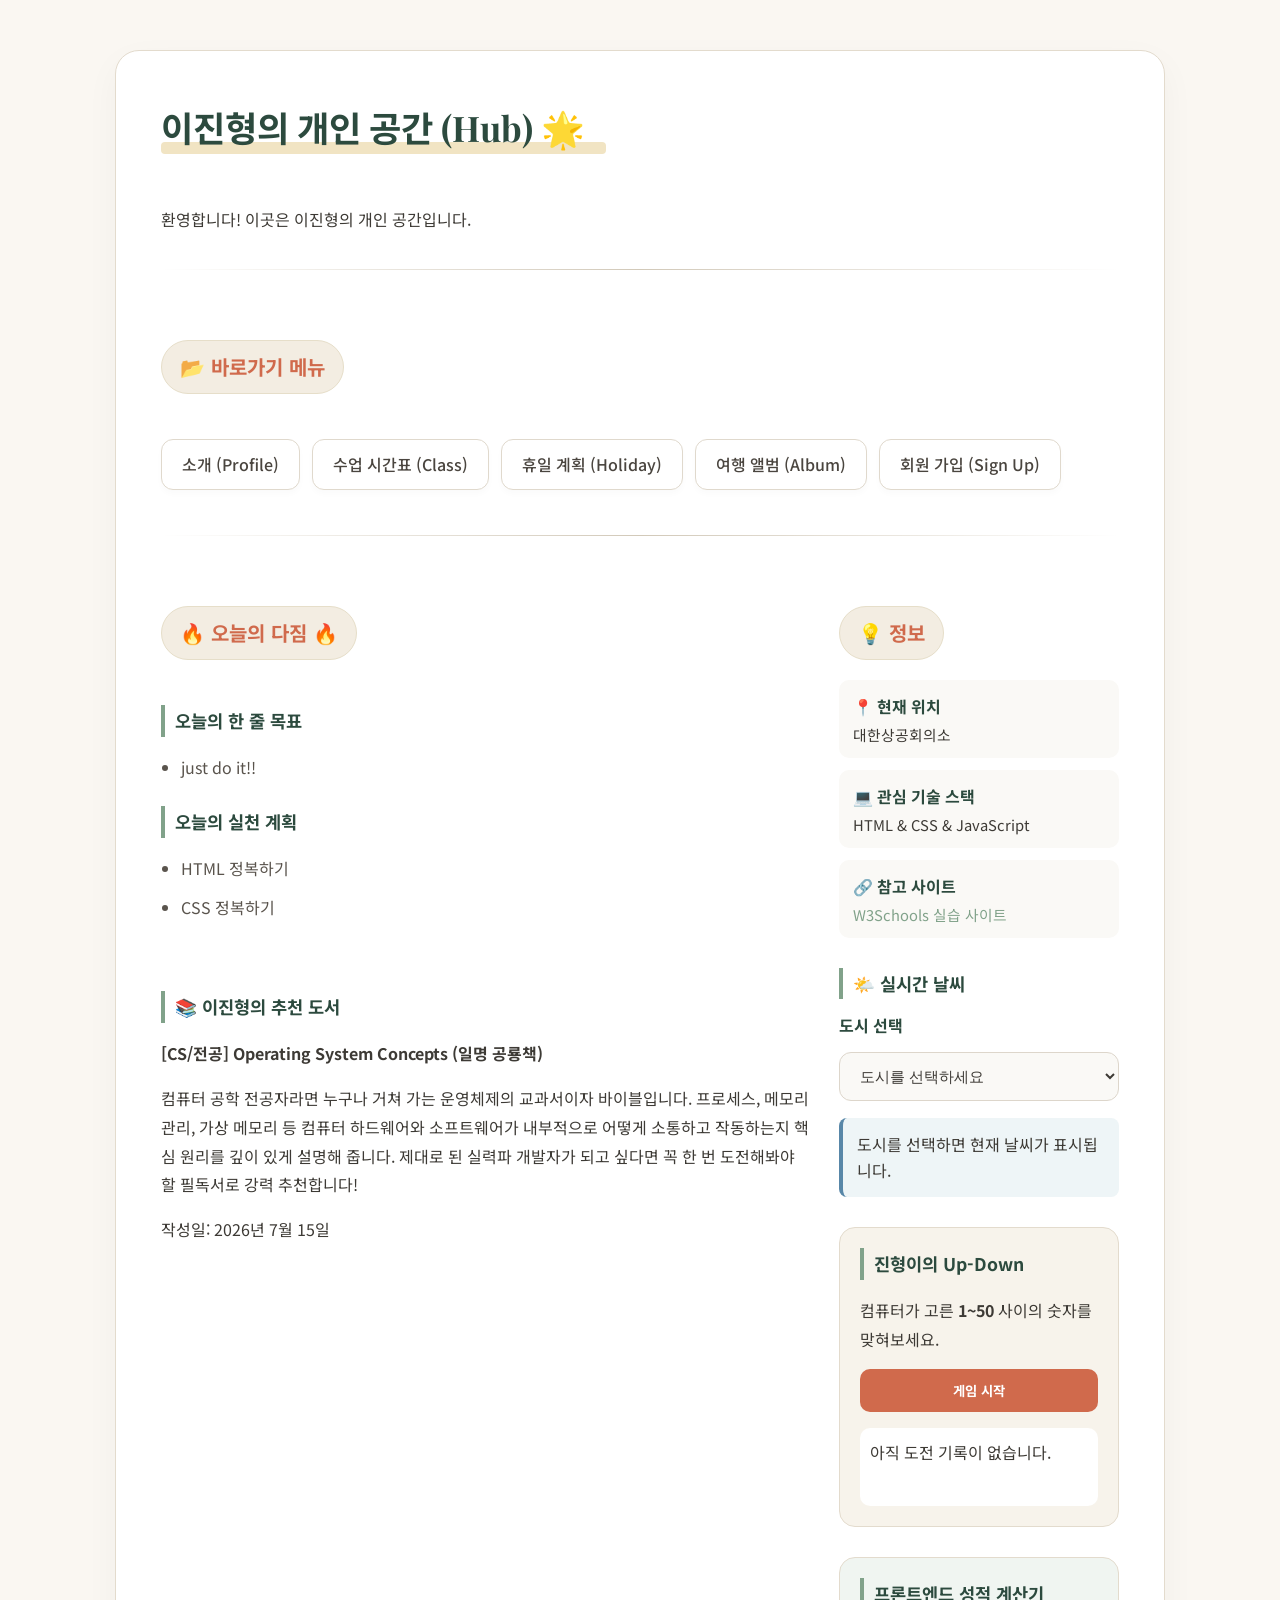
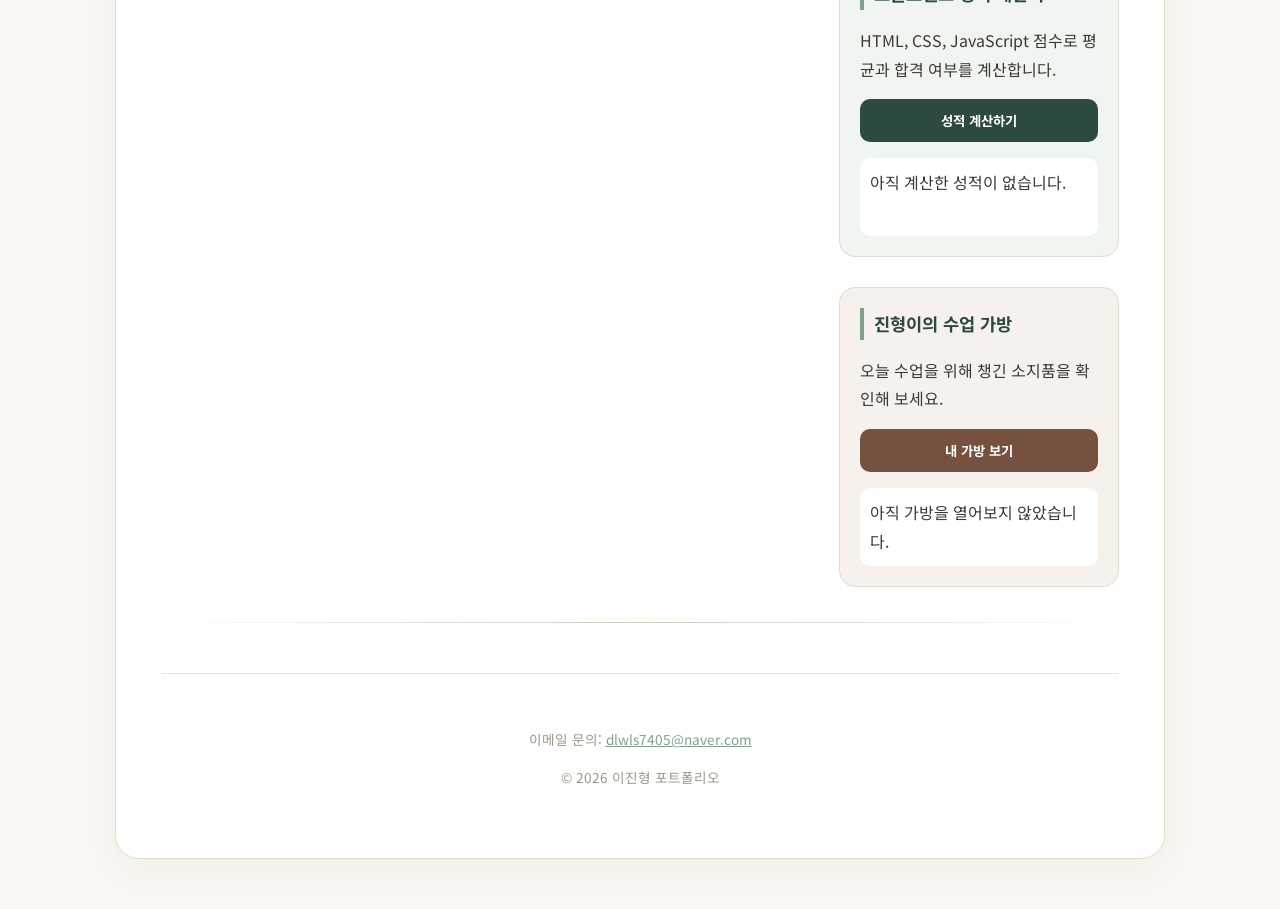
<file: html/index.html>
<!DOCTYPE html>
<html lang="ko">

<head>
    <meta charset="UTF-8">
    <meta name="viewport" content="width=device-width, initial-scale=1.0">
    <title>이진형의 Hub</title>
    <link rel="stylesheet" href="../css/style.css">
    <script src="../script/upDown.js" defer></script>
    <script src="../script/grade.js" defer></script>
    <script src="../script/bag.js" defer></script>
    <script type="module" src="../script/realtimeInfo.js"></script>
</head>

<body>
    <div class="container">
        <header>
            <h1>이진형의 개인 공간 (Hub) 🌟</h1>
            <p>환영합니다! 이곳은 이진형의 개인 공간입니다.</p>
        </header>

        <hr>

        <nav>
            <h2>📂 바로가기 메뉴</h2>
            <ul>
                <li><a href="myProfile.html">소개 (Profile)</a></li>
                <li><a href="myClass.html">수업 시간표 (Class)</a></li>
                <li><a href="myHoliday.html">휴일 계획 (Holiday)</a></li>
                <li><a href="myTrip.html">여행 앨범 (Album)</a></li>
                <li><a href="signUp.html">회원 가입 (Sign Up)</a></li>
            </ul>
        </nav>

        <hr>

        <div class="content-layout">
            <main>
                <h2>🔥 오늘의 다짐 🔥</h2>

            <h3>오늘의 한 줄 목표</h3>
            <ul>
                <li>just do it!!</li>
            </ul>
            <h3>오늘의 실천 계획</h3>
            <ul>
                <li>HTML 정복하기</li>
                <li>CSS 정복하기</li>
            </ul>
            <br>

            <h3>📚 이진형의 추천 도서</h3>
            <p><strong>[CS/전공] Operating System Concepts (일명 공룡책)</strong></p>
            <p>컴퓨터 공학 전공자라면 누구나 거쳐 가는 운영체제의 교과서이자 바이블입니다. 프로세스, 메모리 관리, 가상 메모리 등 컴퓨터 하드웨어와 소프트웨어가 내부적으로 어떻게 소통하고 작동하는지 핵심
                원리를 깊이 있게 설명해 줍니다. 제대로 된 실력파 개발자가 되고 싶다면 꼭 한 번 도전해봐야 할 필독서로 강력 추천합니다!</p>
            <p>작성일: 2026년 7월 15일</p>


            <br>

            </main>

            <aside>
                <h2>💡 정보</h2>
                <div class="info-list">
                    <p class="info-item">
                        <strong>📍 현재 위치</strong>
                        <span>대한상공회의소</span>
                    </p>
                    <p class="info-item">
                        <strong>💻 관심 기술 스택</strong>
                        <span>HTML & CSS & JavaScript</span>
                    </p>
                    <p class="info-item">
                        <strong>🔗 참고 사이트</strong>
                        <a href="https://www.w3schools.com/" target="_blank">W3Schools 실습 사이트</a>
                    </p>
                </div>

                <section class="weather-widget">
                    <h3>🌤️ 실시간 날씨</h3>
                    <label for="citySelect">도시 선택</label>
                    <select id="citySelect">
                        <option value="">도시를 선택하세요</option>
                        <option value="gwangju">광주</option>
                        <option value="ulsan">울산</option>
                        <option value="pangyo">판교</option>
                    </select>
                    <div id="weather-box">도시를 선택하면 현재 날씨가 표시됩니다.</div>
                </section>

                <section class="tool-card updown-game">
                    <h3>진형이의 Up-Down</h3>
                    <p>컴퓨터가 고른 <strong>1~50</strong> 사이의 숫자를 맞혀보세요.</p>
                    <button type="button" id="startGame" class="tool-button">게임 시작</button>
                    <div id="gameStatus" class="tool-result game-status" aria-live="polite">아직 도전 기록이 없습니다.</div>
                </section>

                <section class="tool-card grade-calculator">
                    <h3>프론트엔드 성적 계산기</h3>
                    <p>HTML, CSS, JavaScript 점수로 평균과 합격 여부를 계산합니다.</p>
                    <button type="button" id="calculateGrade" class="tool-button">성적 계산하기</button>
                    <div id="gradeResult" class="tool-result grade-result" aria-live="polite">아직 계산한 성적이 없습니다.</div>
                </section>

                <section class="tool-card bag-viewer">
                    <h3>진형이의 수업 가방</h3>
                    <p>오늘 수업을 위해 챙긴 소지품을 확인해 보세요.</p>
                    <button type="button" id="showBag" class="tool-button">내 가방 보기</button>
                    <div id="bagResult" class="tool-result bag-result" aria-live="polite">아직 가방을 열어보지 않았습니다.</div>
                </section>
            </aside>
        </div>

        <hr>

        <footer>
            <p>이메일 문의: <a href="mailto:dlwls7405@naver.com">dlwls7405@naver.com</a></p>
            <p>&copy; 2026 이진형 포트폴리오</p>
        </footer>
    </div>
</body>

</html>
</file>
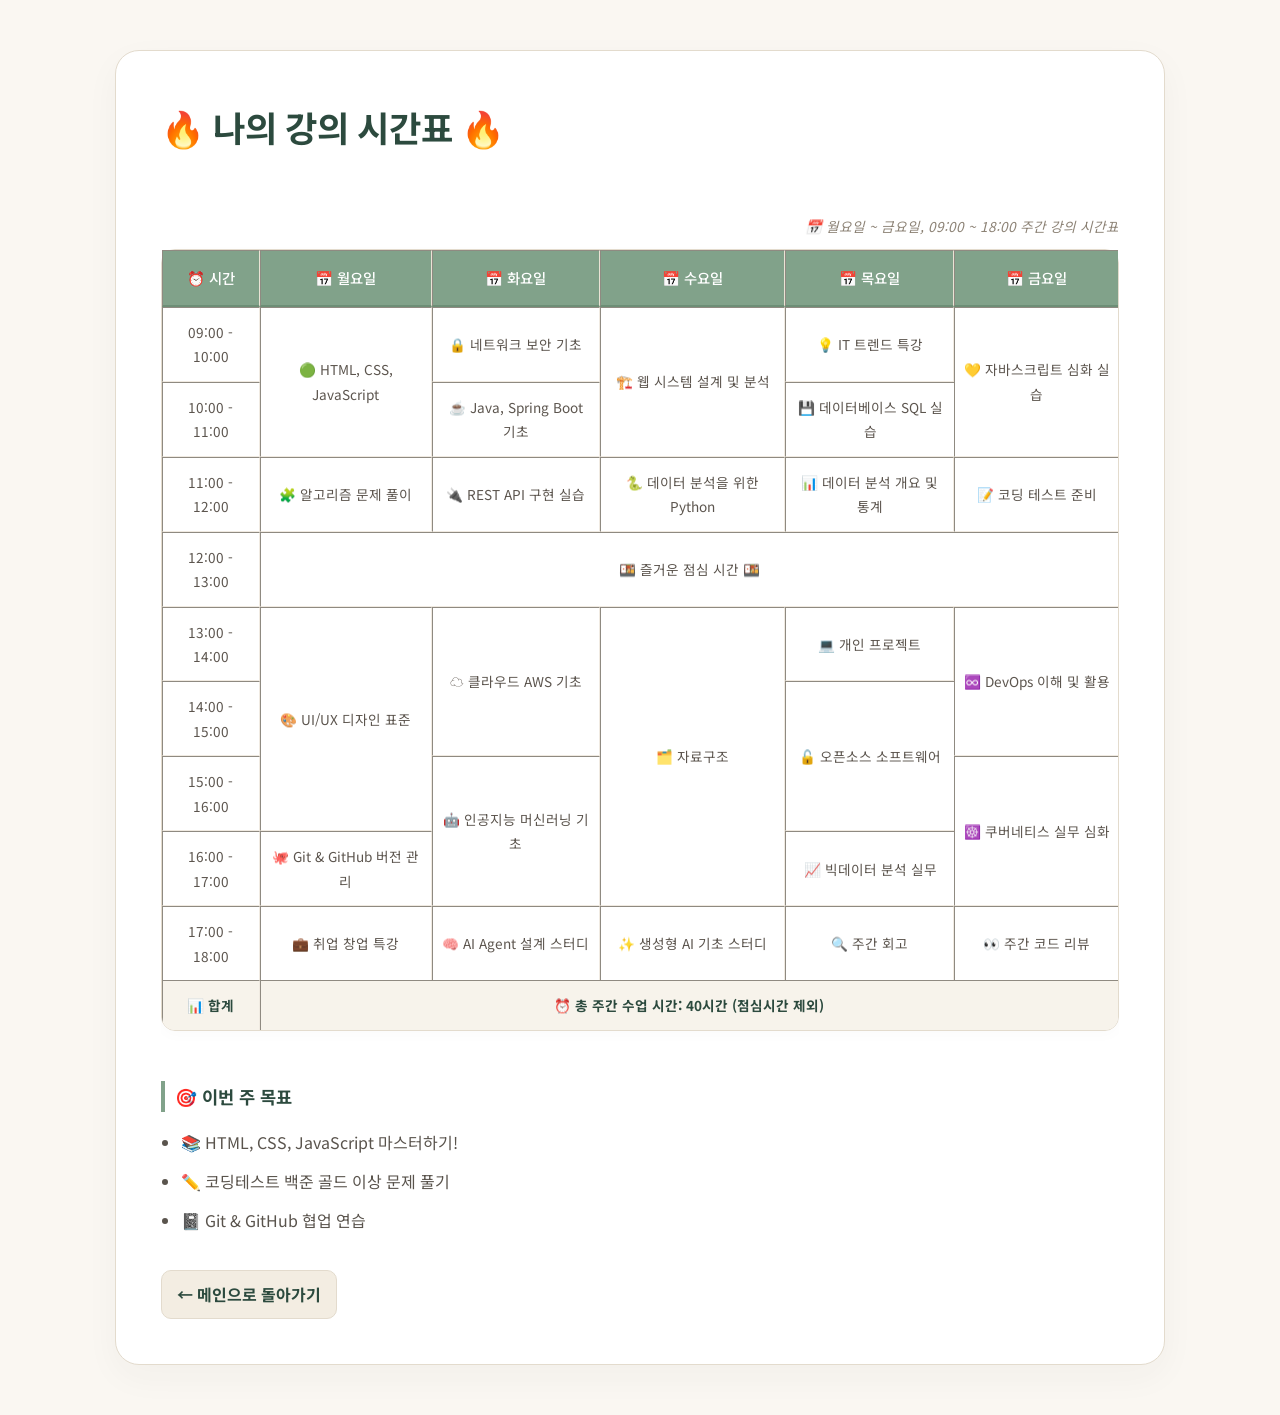
<file: html/myClass.html>
<!DOCTYPE html>
<html lang="ko">

<head>
    <meta charset="UTF-8">
    <meta name="viewport" content="width=device-width, initial-scale=1.0">
    <title>나의 강의 시간표</title>
    <link rel="stylesheet" href="../css/style.css">
</head>

<body>
    <div class="container">
        <h1>🔥 나의 강의 시간표 🔥</h1>
        <div class="table-scroll">
        <table border="1" cellpadding="8" cellspacing="0">
            <caption>📅 월요일 ~ 금요일, 09:00 ~ 18:00 주간 강의 시간표</caption>
            <thead>
                <tr>
                    <th>⏰ 시간</th>
                    <th>📅 월요일</th>
                    <th>📅 화요일</th>
                    <th>📅 수요일</th>
                    <th>📅 목요일</th>
                    <th>📅 금요일</th>
                </tr>
            </thead>
            <tbody>

                <tr>
                    <td>09:00 - 10:00</td>
                    <td rowspan="2">🟢 HTML, CSS, JavaScript</td>
                    <td>🔒 네트워크 보안 기초</td>
                    <td rowspan="2">🏗️ 웹 시스템 설계 및 분석</td>
                    <td>💡 IT 트렌드 특강</td>
                    <td rowspan="2">💛 자바스크립트 심화 실습</td>
                </tr>

                <tr>
                    <td>10:00 - 11:00</td>
                    <td>☕ Java, Spring Boot 기초</td>
                    <td>💾 데이터베이스 SQL 실습</td>
                </tr>

                <tr>
                    <td>11:00 - 12:00</td>
                    <td>🧩 알고리즘 문제 풀이</td>
                    <td>🔌 REST API 구현 실습</td>
                    <td>🐍 데이터 분석을 위한 Python</td>
                    <td>📊 데이터 분석 개요 및 통계</td>
                    <td>📝 코딩 테스트 준비</td>
                </tr>

                <tr>
                    <td>12:00 - 13:00</td>
                    <td colspan="5">🍱 즐거운 점심 시간 🍱</td>
                </tr>

                <tr>
                    <td>13:00 - 14:00</td>
                    <td rowspan="3">🎨 UI/UX 디자인 표준</td>
                    <td rowspan="2">☁️ 클라우드 AWS 기초</td>
                    <td rowspan="4">🗂️ 자료구조</td>
                    <td>💻 개인 프로젝트</td>
                    <td rowspan="2">♾️ DevOps 이해 및 활용</td>
                </tr>

                <tr>
                    <td>14:00 - 15:00</td>
                    <td rowspan="2">🔓 오픈소스 소프트웨어</td>
                </tr>

                <tr>
                    <td>15:00 - 16:00</td>
                    <td rowspan="2">🤖 인공지능 머신러닝 기초</td>
                    <td rowspan="2">☸️ 쿠버네티스 실무 심화</td>
                </tr>

                <tr>
                    <td>16:00 - 17:00</td>
                    <td>🐙 Git &amp; GitHub 버전 관리</td>
                    <td>📈 빅데이터 분석 실무</td>
                </tr>

                <tr>
                    <td>17:00 - 18:00</td>
                    <td>💼 취업 창업 특강</td>
                    <td>🧠 AI Agent 설계 스터디</td>
                    <td>✨ 생성형 AI 기초 스터디</td>
                    <td>🔍 주간 회고</td>
                    <td>👀 주간 코드 리뷰</td>
                </tr>

            </tbody>
            <tfoot>
                <tr>
                    <td>📊 합계</td>
                    <td colspan="5">⏰ 총 주간 수업 시간: 40시간 (점심시간 제외)</td>
                </tr>
            </tfoot>
        </table>
        </div>

        <h3>🎯 이번 주 목표</h3>
        <ul>
            <li>📚 HTML, CSS, JavaScript 마스터하기!</li>
            <li>✏️ 코딩테스트 백준 골드 이상 문제 풀기</li>
            <li>📓 Git &amp; GitHub 협업 연습</li>
        </ul>
        <a class="home-button" href="index.html">← 메인으로 돌아가기</a>
    </div>

</body>

</html>
</file>
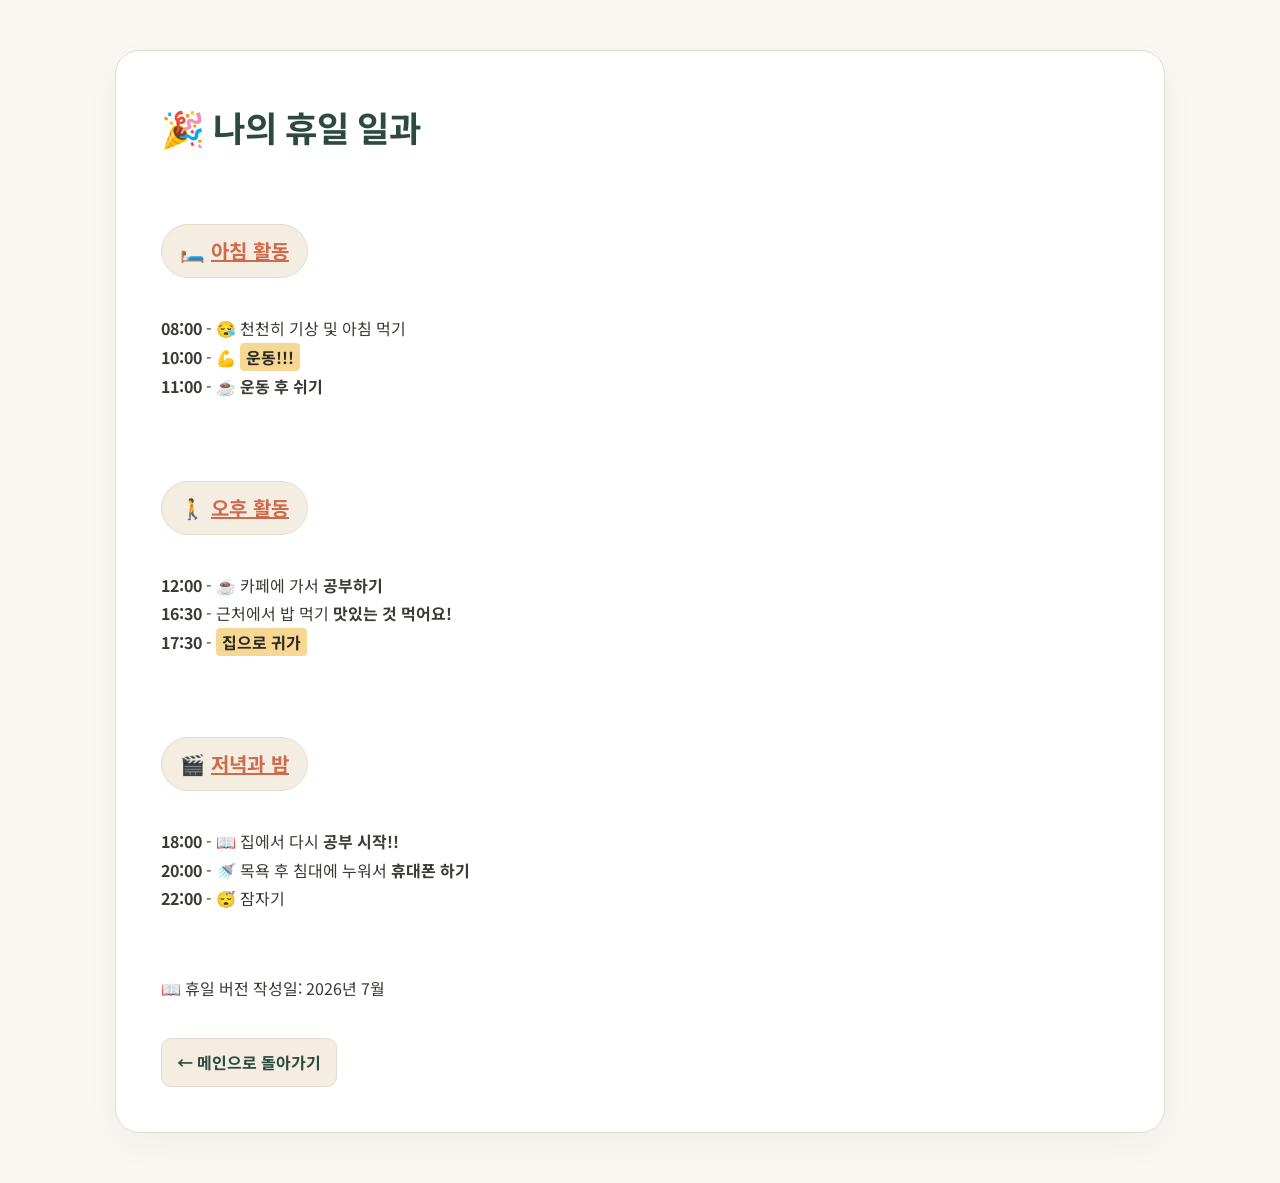
<file: html/myHoliday.html>
<!DOCTYPE html>
<html lang="ko">

<head>
    <meta charset="UTF-8">
    <meta name="viewport" content="width=device-width, initial-scale=1.0">
    <title>나의 휴일 일과</title>
    <link rel="stylesheet" href="../css/style.css">
</head>

<body>
    <div class="container">
        <h1>🎉 나의 휴일 일과</h1>
        <br>
        <h2>🛏️ <ins>아침 활동</ins></h2>
        <p>
            <strong>08:00</strong> - 😪 천천히 기상 및 아침 먹기
            <br><strong>10:00</strong> - 💪 <mark>운동!!!</mark>
            <br><strong>11:00</strong> - ☕ <strong>운동 후 쉬기</strong>
        </p>
        <br>
        <h2>🚶 <ins>오후 활동</ins></h2>
        <p>
            <strong>12:00</strong> - ☕️ 카페에 가서 <strong>공부하기</strong>
            <br><strong>16:30</strong> - 근처에서 밥 먹기 <strong>맛있는 것 먹어요!</strong>
            <br><strong>17:30</strong> - <mark>집으로 귀가</mark>
        </p>

        <br>
        <h2>🎬 <ins>저녁과 밤</ins></h2>
        <p>
            <strong>18:00</strong> - 📖 집에서 다시 <strong>공부 시작!!</strong>
            <br><strong>20:00</strong> - 🚿 목욕 후 침대에 누워서 <strong>휴대폰 하기</strong>
            <br><strong>22:00</strong> - 😴 잠자기
        </p>
        <br>
        <p>📖 휴일 버전 작성일: 2026년 7월</p>
        <a class="home-button" href="index.html">← 메인으로 돌아가기</a>
    </div>
</body>

</html>
</file>
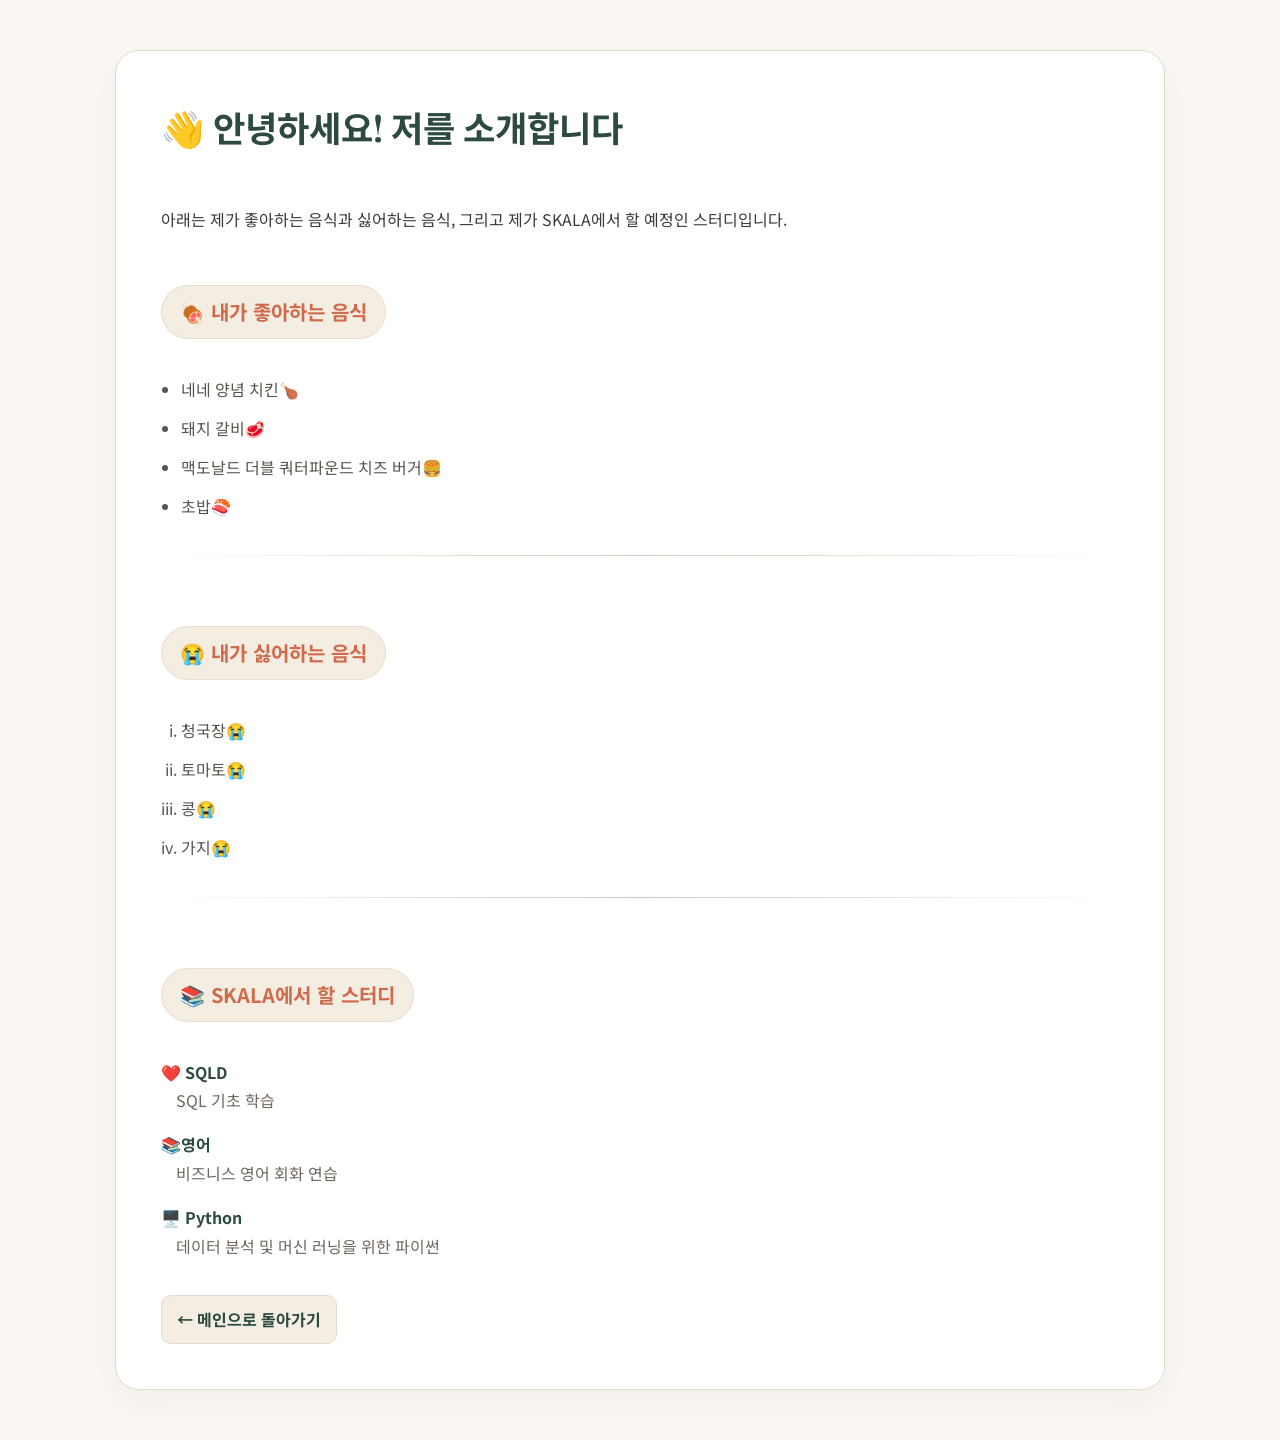
<file: html/myProfile.html>
<!DOCTYPE html>
<html lang="ko">

<head>
    <meta charset="UTF-8">
    <meta name="viewport" content="width=device-width, initial-scale=1.0">
    <title>나의 소개</title>
    <link rel="stylesheet" href="../css/style.css">
</head>

<body>
    <div class="container">
        <h1>👋 안녕하세요! 저를 소개합니다</h1>
        <p>아래는 제가 좋아하는 음식과 싫어하는 음식, 그리고 제가 SKALA에서 할 예정인 스터디입니다.</p>
        <h2>🍖 내가 좋아하는 음식</h2>
        <ul>
            <li>네네 양념 치킨🍗</li>
            <li>돼지 갈비🥩</li>
            <li>맥도날드 더블 쿼터파운드 치즈 버거🍔</li>
            <li>초밥🍣</li>
        </ul>
        <hr>
        <h2>😭 내가 싫어하는 음식</h2>
        <ol type="i">
            <li>청국장😭</li>
            <li>토마토😭</li>
            <li>콩😭</li>
            <li>가지😭</li>
        </ol>
        <hr>
        <h2>📚 SKALA에서 할 스터디</h2>
        <dl>
            <dt>❤️ SQLD</dt>
            <dd>SQL 기초 학습</dd>
            <dt>📚영어</dt>
            <dd>비즈니스 영어 회화 연습</dd>
            <dt>🖥️ Python</dt>
            <dd>데이터 분석 및 머신 러닝을 위한 파이썬</dd>
        </dl>
        <a class="home-button" href="index.html">← 메인으로 돌아가기</a>
    </div>

</body>

</html>
</file>
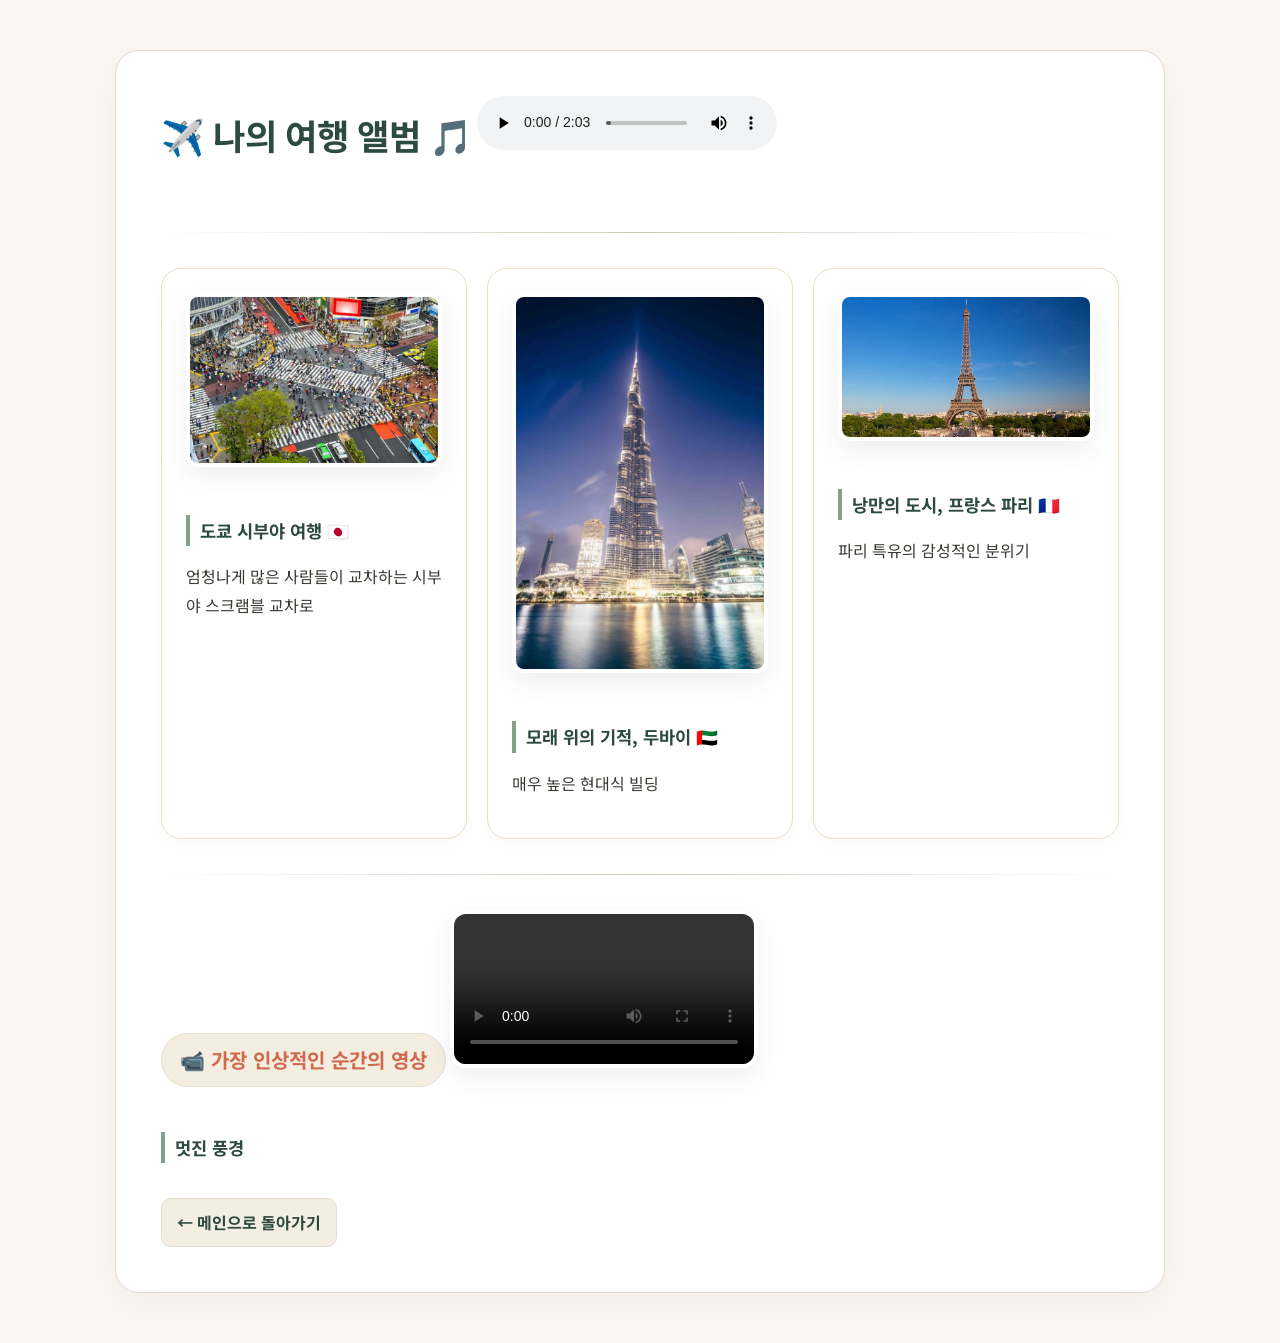
<file: html/myTrip.html>
<!DOCTYPE html>
<html lang="ko">

<head>
    <meta charset="UTF-8">
    <meta name="viewport" content="width=device-width, initial-scale=1.0">
    <title>나의 여행 앨범</title>
    <link rel="stylesheet" href="../css/style.css">
</head>

<body>
    <div class="container">
        <h1>✈️ 나의 여행 앨범 🎵</h1>
        <audio controls>
            <source src="media/여행.mp3" type="audio/mpeg">
            Your browser does not support the audio element.
        </audio>
        <hr>

        <div class="trip-grid">
            <div class="trip-card">
                <img src="media/img/시부야.jpg" alt="시부야 여행">
                <h3>도쿄 시부야 여행 🇯🇵</h3>
                <p>엄청나게 많은 사람들이 교차하는 시부야 스크램블 교차로</p>
            </div>

            <div class="trip-card">
                <img src="media/img/두바이.jpg" alt="두바이 여행">
                <h3>모래 위의 기적, 두바이 🇦🇪</h3>
                <p>매우 높은 현대식 빌딩</p>
            </div>

            <div class="trip-card">
                <img src="media/img/파리.jpg" alt="파리 여행">
                <h3>낭만의 도시, 프랑스 파리 🇫🇷</h3>
                <p>파리 특유의 감성적인 분위기</p>
            </div>
        </div>


        <hr>
        <h2>📹 가장 인상적인 순간의 영상</h2>
        <video controls>
            <source src="media/멋진 풍경.mp4" type="video/mp4">
            Your browser does not support the video tag.
        </video>
        <h3>멋진 풍경</h3>
        <a class="home-button" href="index.html">← 메인으로 돌아가기</a>
    </div>
</body>

</html>
</file>
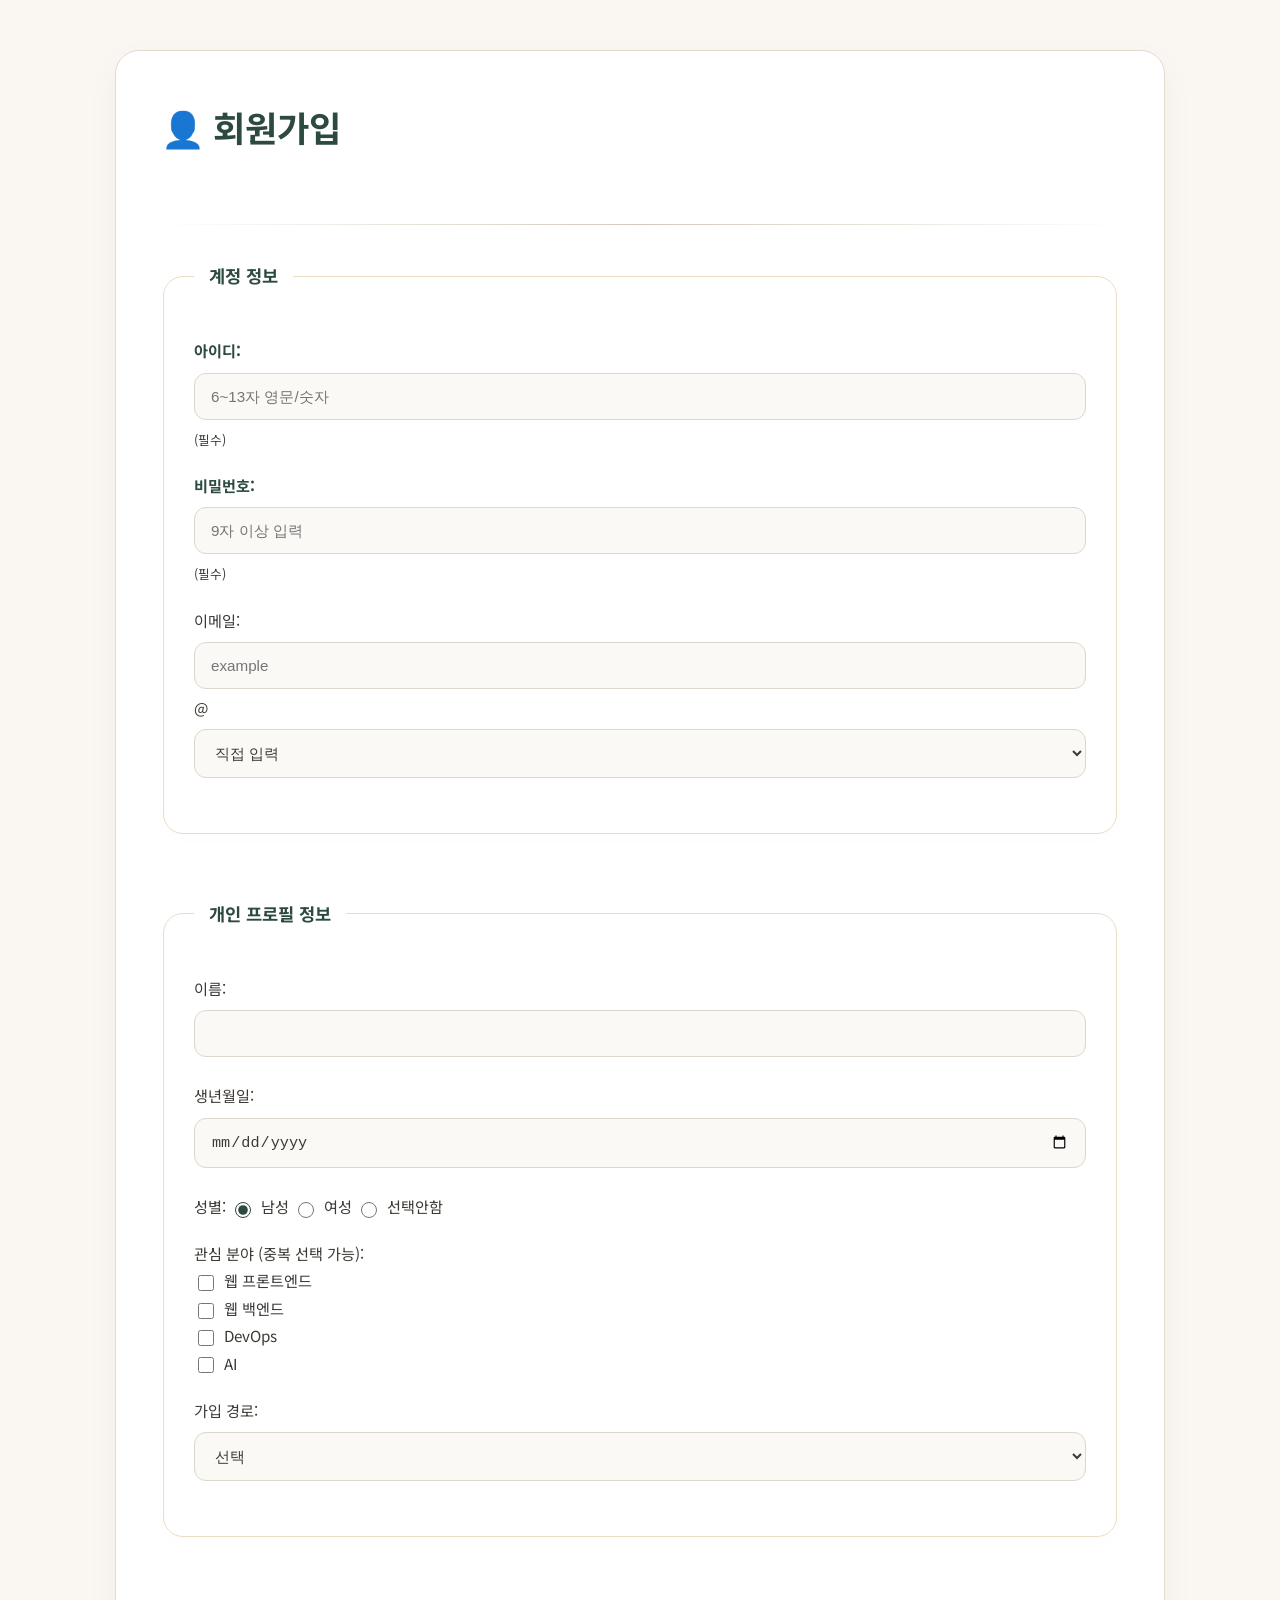
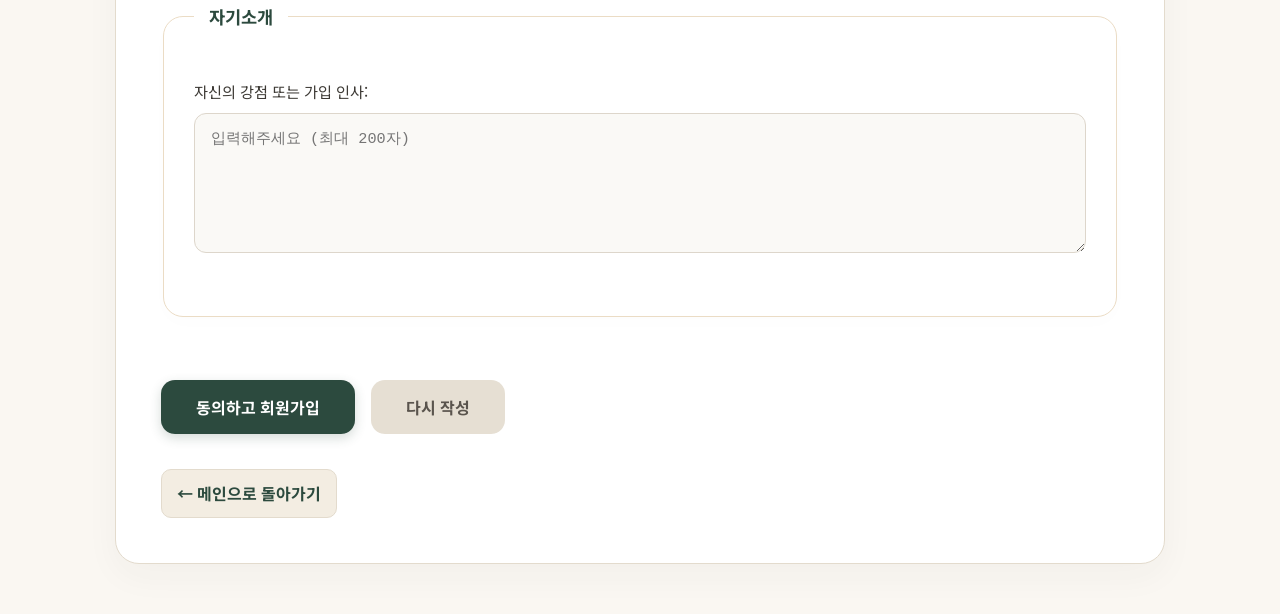
<file: html/signUp.html>
<!DOCTYPE html>
<html lang="ko">

<head>
    <meta charset="UTF-8">
    <meta name="viewport" content="width=device-width, initial-scale=1.0">
    <title>회원가입</title>
    <link rel="stylesheet" href="../css/style.css">
</head>

<body>
    <div class="container">
        <h1>👤 회원가입</h1>
        <hr>
        <form method="get" action="signUpResult.html">
            <fieldset>
                <legend>계정 정보</legend>
                <p>
                    <label for="userId"><strong>아이디: </strong></label>
                    <input type="text" id="userId" name="userId" minlength="6" maxlength="13" required
                        placeholder="6~13자 영문/숫자">
                    <small>(필수)</small>
                </p>
                <p>
                    <label for="userPw"><strong>비밀번호: </strong></label>
                    <input type="password" id="userPw" name="userPw" minlength="9" required placeholder="9자 이상 입력">
                    <small>(필수)</small>
                </p>
                <p>
                    <label for="userEmail">이메일: </label>
                    <input type="text" id="userEmail" name="userEmail" placeholder="example">
                    @
                    <select name="emailDomain">
                        <option value="direct">직접 입력</option>
                        <option value="naver.com">naver.com</option>
                        <option value="gmail.com">gmail.com</option>
                        <option value="daum.net">daum.net</option>
                    </select>
                </p>
            </fieldset>
            <br>
            <fieldset>
                <legend>개인 프로필 정보</legend>
                <p>
                    <label for="userName">이름: </label>
                    <input type="text" id="userName" name="userName" required>
                </p>
                <p>
                    <label for="userBirth">생년월일: </label>
                    <input type="date" id="userBirth" name="userBirth">
                </p>
                <p>
                    성별:
                    <label><input type="radio" name="gender" value="male" checked> 남성</label>
                    <label><input type="radio" name="gender" value="female"> 여성</label>
                    <label><input type="radio" name="gender" value="none"> 선택안함</label>
                </p>
                <p>
                    관심 분야 (중복 선택 가능): <br>
                    <label><input type="checkbox" name="interest" value="frontend"> 웹 프론트엔드</label><br>
                    <label><input type="checkbox" name="interest" value="backend"> 웹 백엔드</label><br>
                    <label><input type="checkbox" name="interest" value="devops"> DevOps</label><br>
                    <label><input type="checkbox" name="interest" value="ai"> AI</label>
                </p>
                <p>
                    가입 경로:
                    <select name="joinPath">
                        <option value="none">선택</option>
                        <option value="friend">친구 추천</option>
                        <option value="search">검색</option>
                        <option value="sns">SNS</option>
                        <option value="etc">기타</option>
                    </select>
                </p>
            </fieldset>

            <br>
            <fieldset>
                <legend>자기소개</legend>
                <p>
                    <label for="userIntro">자신의 강점 또는 가입 인사: </label><br>
                    <textarea id="userIntro" name="userIntro" rows="5" cols="50" maxlength="200"
                        placeholder="입력해주세요 (최대 200자)"></textarea>
                </p>
            </fieldset>
            <br>
            <input type="submit" value="동의하고 회원가입">
            <input type="reset" value="다시 작성">
        </form>
        <a class="home-button" href="index.html">← 메인으로 돌아가기</a>
    </div>
</body>

</html>
</file>
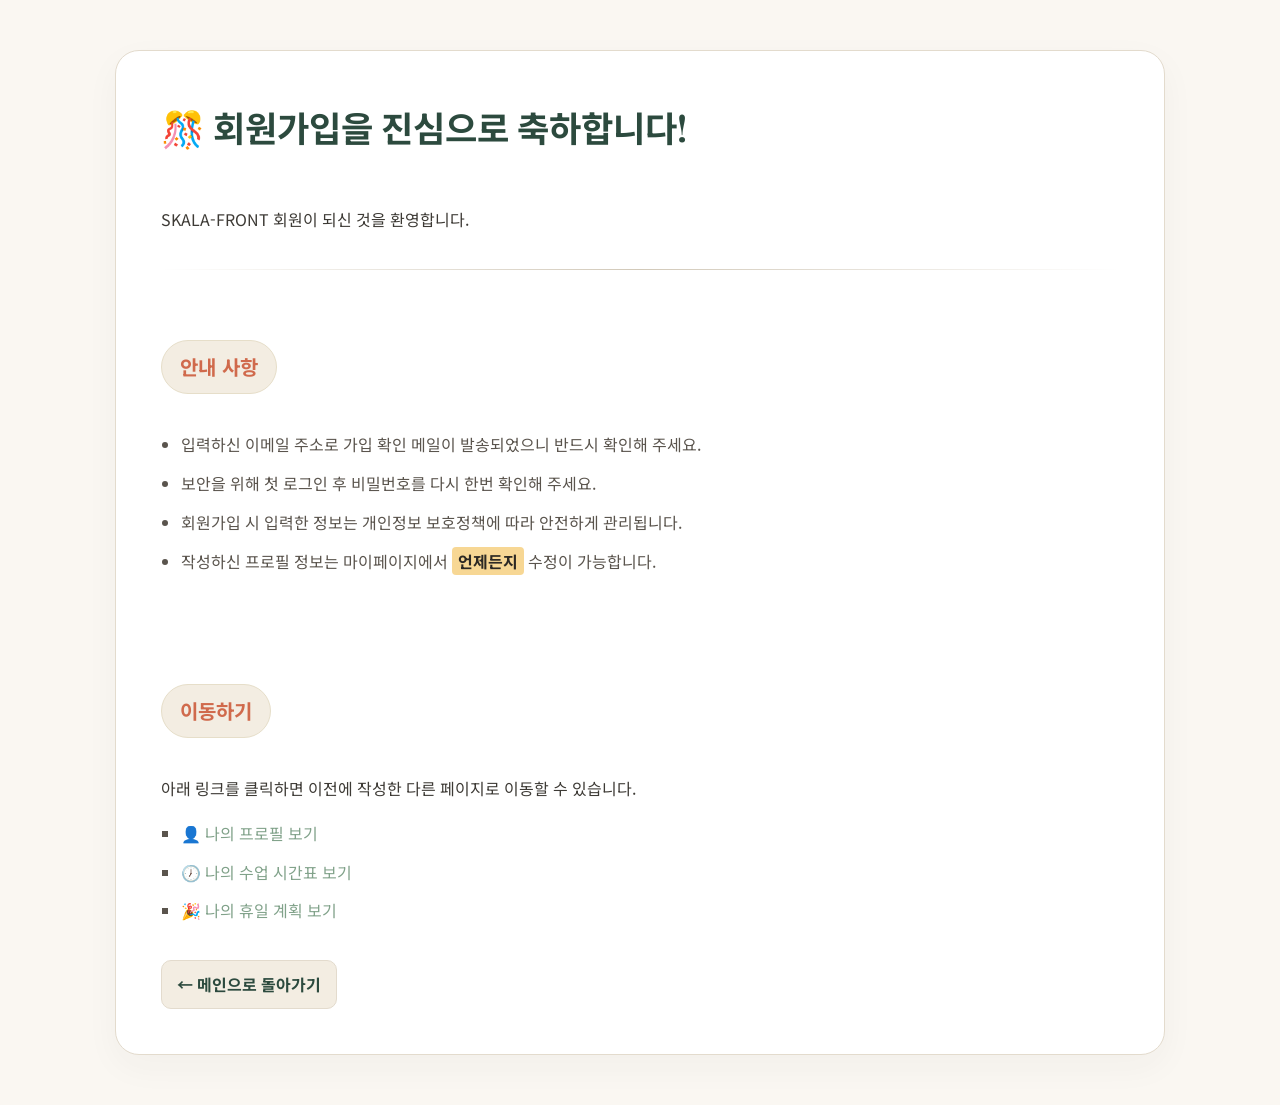
<file: html/signUpResult.html>
<!DOCTYPE html>
<html lang="ko">

<head>
    <meta charset="UTF-8">
    <meta name="viewport" content="width=device-width, initial-scale=1.0">
    <title>회원가입 결과</title>
    <link rel="stylesheet" href="../css/style.css">
</head>

<body>
    <div class="container">
        <h1>🎊 회원가입을 진심으로 축하합니다!</h1>
        <p>SKALA-FRONT 회원이 되신 것을 환영합니다.</p>
        <hr>
        <h2>안내 사항</h2>
        <ul>
            <li>입력하신 이메일 주소로 가입 확인 메일이 발송되었으니 반드시 확인해 주세요.</li>
            <li>보안을 위해 첫 로그인 후 비밀번호를 다시 한번 확인해 주세요.</li>
            <li>회원가입 시 입력한 정보는 개인정보 보호정책에 따라 안전하게 관리됩니다.</li>
            <li>작성하신 프로필 정보는 마이페이지에서 <mark>언제든지</mark> 수정이 가능합니다.</li>
        </ul>
        <br>
        <br>
        <h2>이동하기</h2>
        <p>아래 링크를 클릭하면 이전에 작성한 다른 페이지로 이동할 수 있습니다.</p>

        <ul type="square">
            <li><a href="myProfile.html">👤 나의 프로필 보기</a></li>
            <li><a href="myClass.html">🕖 나의 수업 시간표 보기</a></li>
            <li><a href="myHoliday.html">🎉 나의 휴일 계획 보기</a></li>
        </ul>
        <a class="home-button" href="index.html">← 메인으로 돌아가기</a>
    </div>
</body>

</html>
</file>
<file: css/style.css>
@import url('https://fonts.googleapis.com/css2?family=Noto+Sans+KR:wght@300;400;500;700&family=Playfair+Display:ital,wght@0,600;1,600&display=swap');


body {
    font-family: 'Noto Sans KR', sans-serif;
    line-height: 1.8;
    color: #3d3a35;
    background-color: #faf7f2;
    margin: 0;
    padding: 50px 20px;
}

a {
    color: #81a28a;
    text-decoration: none;
    transition: all 0.3s ease;
}

a:hover {
    color: #2c4a3e;
    text-decoration: underline;
}

h1 {
    font-family: 'Playfair Display', 'Noto Sans KR', serif;
    font-size: 2.2rem;
    color: #2c4a3e;
    margin-top: 0;
    margin-bottom: 30px;
    position: relative;
    display: inline-block;
}


h1::after {
    content: "";
    position: absolute;
    left: 0;
    bottom: 5px;
    width: 105%;
    height: 12px;
    background-color: #f1e4c3;
    z-index: -1;
    border-radius: 4px;
}

header h1 {
    animation: title-fade-in 0.9s ease-out both;
}

@keyframes title-fade-in {
    from {
        opacity: 0;
        transform: translateY(-12px);
    }

    to {
        opacity: 1;
        transform: translateY(0);
    }
}

h2 {
    font-size: 1.25rem;
    color: #d06a4c;
    background-color: #f3ede2;
    padding: 8px 18px;
    border-radius: 30px;
    display: inline-block;
    margin-top: 35px;
    margin-bottom: 20px;
    border: 1px solid #e6dec9;
}

h3 {
    font-size: 1.1rem;
    color: #2c4a3e;
    margin-top: 25px;
    margin-bottom: 12px;
    border-left: 4px solid #81a28a;
    padding-left: 10px;
}


hr {
    border: 0;
    height: 1px;
    background: radial-gradient(circle, #d2c9b9 0%, rgba(250, 247, 242, 0) 100%);
    margin: 35px 0;
}


mark {
    background: linear-gradient(120deg, #f7d794 0%, #f7d794 100%);
    color: #2c2924;
    padding: 2px 6px;
    border-radius: 4px;
    font-weight: bold;
}

ul,
ol {
    padding-left: 20px;
}

li {
    margin-bottom: 10px;
    color: #5a544d;
}

dt {
    font-weight: 700;
    color: #2c4a3e;
    margin-top: 15px;
}

dd {
    margin-left: 15px;
    color: #6e675f;
    margin-bottom: 15px;
}


.container {
    max-width: 1050px;
    margin: 0 auto;
    padding: 45px;
    background-color: #ffffff;
    border: 1px solid #e3dbcd;
    border-radius: 24px;
    box-shadow: 0 12px 35px rgba(61, 58, 53, 0.04);
    box-sizing: border-box;
}

.home-button {
    display: block;
    width: fit-content;
    margin-top: 35px;
    padding: 9px 15px;
    color: #2c4a3e;
    background-color: #f3ede2;
    border: 1px solid #e3dbcd;
    border-radius: 10px;
    font-weight: 700;
    text-decoration: none;
}

.home-button:hover {
    color: #ffffff;
    background-color: #2c4a3e;
    text-decoration: none;
    transform: translateX(-3px);
}

.content-layout {
    display: flex;
    align-items: flex-start;
    gap: 30px;
}

.content-layout main {
    flex: 1 1 auto;
    min-width: 0;
}

.content-layout aside {
    flex: 0 0 280px;
    min-width: 280px;
}

.trip-grid {
    display: grid;
    grid-template-columns: repeat(3, minmax(0, 1fr));
    gap: 20px;
    margin: 30px 0;
}


.trip-card {
    background-color: #ffffff;
    border: 1px solid #ebdcc5;
    border-radius: 20px;
    padding: 24px;
    margin: 0;
    box-shadow: 0 6px 15px rgba(61, 58, 53, 0.02);
    transition: all 0.3s cubic-bezier(0.25, 0.8, 0.25, 1);
}


.trip-card:hover {
    transform: translateY(-5px);
    box-shadow: 0 12px 25px rgba(44, 74, 62, 0.08);
    border-color: #81a28a;
}

.trip-card img {
    width: 100%;
    max-width: 100%;
    height: auto;
    border-radius: 12px;
    margin-bottom: 15px;
}

table {
    width: 100%;
    border-collapse: separate;
    border-spacing: 0;
    margin: 25px 0;
    border-radius: 14px;
    overflow: hidden;
    border: 1px solid #e3dbcd;
    box-shadow: 0 4px 15px rgba(0, 0, 0, 0.02);
}

.table-scroll {
    width: 100%;
    overflow-x: auto;
}

.table-scroll table {
    min-width: 760px;
}

caption {
    font-size: 0.85rem;
    color: #8c8275;
    margin-bottom: 10px;
    text-align: right;
    font-style: italic;
}

th {
    background-color: #81a28a;
    color: #ffffff;
    font-weight: 500;
    padding: 14px 8px;
    font-size: 0.9rem;
    border-bottom: 2px solid #6d8e76;
    border-right: 1px solid #eae3d5;
}

td {
    padding: 12px 8px;
    font-size: 0.85rem;
    color: #5c554e;
    background-color: #ffffff;
    border-bottom: 1px solid #f0eae1;
    border-right: 1px solid #f0eae1;
    text-align: center;
}

th:last-child,
td:last-child {
    border-right: none;
}

tr:last-child td {
    border-bottom: none;
}


tbody tr:hover td {
    background-color: #fbfaf8;
    color: #2c4a3e;
    font-weight: bold;
}

tfoot td {
    background-color: #f7f3eb;
    font-weight: bold;
    color: #2c4a3e;
}


fieldset {
    border: 1px solid #ebdcc5;
    border-radius: 20px;
    padding: 30px;
    margin-bottom: 35px;
    background-color: #ffffff;
    box-shadow: 0 6px 18px rgba(61, 58, 53, 0.01);
}

legend {
    font-weight: 700;
    color: #2c4a3e;
    font-size: 1.1rem;
    padding: 0 15px;
    background-color: #ffffff;
}

input[type="text"],
input[type="password"],
input[type="date"],
select,
textarea {
    width: 100%;
    max-width: 100%;
    padding: 14px 16px;
    font-size: 0.95rem;
    border: 1px solid #ddd6cb;
    border-radius: 12px;
    background-color: #faf9f6;
    color: #3d3a35;
    box-sizing: border-box;
    transition: all 0.3s ease;
    margin-top: 8px;
    margin-bottom: 5px;
}


input[type="text"]:focus,
input[type="password"]:focus,
input[type="date"]:focus,
select:focus,
textarea:focus {
    border-color: #81a28a;
    background-color: #ffffff;
    outline: none;
    box-shadow: 0 0 0 4px rgba(129, 162, 138, 0.15);
}

textarea {
    resize: vertical;
    min-height: 140px;
}


input[type="radio"],
input[type="checkbox"] {
    accent-color: #2c4a3e;
    width: 16px;
    height: 16px;
    vertical-align: middle;
    margin-right: 6px;
    cursor: pointer;
}

fieldset p {
    margin-bottom: 20px;
    font-size: 0.95rem;
}

fieldset p strong {
    color: #2c4a3e;
}

input[type="submit"],
input[type="reset"] {
    font-family: inherit;
    font-size: 1rem;
    font-weight: 700;
    padding: 15px 35px;
    border-radius: 14px;
    border: none;
    cursor: pointer;
    transition: all 0.3s cubic-bezier(0.25, 0.8, 0.25, 1);
    display: inline-block;
}

input[type="submit"] {
    background-color: #2c4a3e;
    color: #ffffff;
    box-shadow: 0 4px 12px rgba(44, 74, 62, 0.2);
    margin-right: 12px;
}

input[type="submit"]:hover {
    background-color: #1f352c;
    transform: translateY(-2px);
    box-shadow: 0 8px 20px rgba(44, 74, 62, 0.3);
}


input[type="reset"] {
    background-color: #e6dfd3;
    color: #5a544d;
}

input[type="reset"]:hover {
    background-color: #d8cfc0;
    transform: translateY(-2px);
}


nav ul {
    list-style: none;
    padding: 0;
    display: flex;
    flex-wrap: wrap;
    gap: 12px;
    margin: 25px 0;
}

nav li a {
    display: inline-block;
    padding: 10px 20px;
    background-color: #ffffff;
    color: #4a453f;
    border: 1px solid #e0d9cd;
    border-radius: 12px;
    font-weight: 500;
    text-decoration: none;
    box-shadow: 0 4px 6px rgba(0, 0, 0, 0.02);
}

nav li a:hover {
    background-color: #2c4a3e;
    color: #ffffff;
    border-color: #2c4a3e;
    transform: translateY(-3px);
    box-shadow: 0 6px 12px rgba(44, 74, 62, 0.15);
}

.info-list {
    display: grid;
    gap: 12px;
}

.info-item {
    margin: 0;
    padding: 12px 14px;
    background-color: #faf9f6;
    border-radius: 10px;
}

.info-item strong,
.info-item span,
.info-item a {
    display: block;
}

.info-item strong {
    margin-bottom: 3px;
    color: #2c4a3e;
}

.info-item span,
.info-item a {
    font-size: 0.92rem;
    line-height: 1.5;
    overflow-wrap: anywhere;
}

.weather-widget {
    margin-top: 30px;
}

.weather-widget h3 {
    margin-top: 0;
}

.weather-widget label {
    display: block;
    margin-bottom: 4px;
    font-weight: 700;
    color: #2c4a3e;
}

#weather-box {
    margin-top: 12px;
    padding: 14px;
    line-height: 1.6;
    background-color: #eef5f7;
    border-left: 4px solid #5887a8;
    border-radius: 8px;
}

#weather-box strong,
#weather-box span {
    display: block;
}

#weather-box.loading {
    color: #6e675f;
}

#weather-box.error {
    color: #b64c3b;
    background-color: #fff3f0;
    border-left-color: #b64c3b;
}

.tool-card {
    margin-top: 30px;
    padding: 20px;
    background-color: #f7f3eb;
    border: 1px solid #e3dbcd;
    border-radius: 16px;
}

.tool-card h3 {
    margin-top: 0;
}

.tool-button {
    width: 100%;
    padding: 12px 16px;
    font-family: inherit;
    font-weight: 700;
    color: #ffffff;
    background-color: #d06a4c;
    border: 0;
    border-radius: 10px;
    cursor: pointer;
    transition: background-color 0.3s ease, transform 0.3s ease;
}

.tool-button:hover {
    background-color: #a94e36;
    transform: translateY(-2px);
}

.tool-result {
    min-height: 3.6em;
    margin-top: 16px;
    padding: 10px;
    background-color: #ffffff;
    border-radius: 10px;
}

.result-title,
.result-detail {
    display: block;
}

.result-title {
    font-weight: 700;
    color: #2c4a3e;
}

.result-detail {
    margin-top: 3px;
    color: #6e675f;
}

.game-status.playing {
    border-left: 4px solid #5887a8;
}

.game-status.success {
    border-left: 4px solid #25704a;
}

.game-status.cancelled {
    border-left: 4px solid #d06a4c;
}

.score-list {
    display: grid;
    grid-template-columns: repeat(3, 1fr);
    gap: 6px;
}

.score-item {
    padding: 8px 4px;
    text-align: center;
    background-color: #f0f5f1;
    border-radius: 8px;
}

.score-item strong,
.score-item span {
    display: block;
}

.score-item strong {
    font-size: 0.75rem;
    color: #6e675f;
}

.score-item span {
    font-size: 1.05rem;
    font-weight: 700;
    color: #2c4a3e;
}

.grade-summary {
    display: flex;
    justify-content: space-between;
    gap: 10px;
    margin-top: 10px;
    padding-top: 10px;
    border-top: 1px solid #e3dbcd;
    font-weight: 700;
}

.grade-summary .pass {
    color: #25704a;
}

.grade-summary .fail {
    color: #b64c3b;
}

.grade-calculator {
    background-color: #f0f5f1;
}

.grade-calculator .tool-button {
    background-color: #2c4a3e;
}

.grade-calculator .tool-button:hover {
    background-color: #1f352c;
}

.bag-viewer {
    background-color: #f7f1ee;
}

.bag-viewer .tool-button {
    background-color: #76513f;
}

.bag-viewer .tool-button:hover {
    background-color: #593b2d;
}

.bag-list {
    display: grid;
    gap: 6px;
    margin: 0;
    padding: 0;
    list-style: none;
}

.bag-list li {
    display: flex;
    align-items: center;
    justify-content: space-between;
    gap: 8px;
    margin: 0;
    padding: 7px 8px;
    background-color: #faf7f2;
    border-radius: 7px;
}

.item-quantity {
    flex-shrink: 0;
    font-weight: 700;
    color: #76513f;
}

img,
video {
    max-width: 100%;
    border-radius: 16px;
    box-shadow: 0 10px 25px rgba(74, 69, 63, 0.08);
    border: 4px solid #ffffff;
    box-sizing: border-box;
}

footer {
    text-align: center;
    padding: 40px 0 10px;
    font-size: 0.85rem;
    color: #a19789;
    border-top: 1px solid #eae3d5;
    margin-top: 50px;
}

footer a {
    color: #81a28a;
    text-decoration: underline;
}

@media (max-width: 700px) {
    .content-layout {
        flex-direction: column;
    }

    .content-layout aside {
        flex: 1 1 auto;
        min-width: 0;
        width: 100%;
    }

    .trip-grid {
        grid-template-columns: 1fr;
    }
}

@media (prefers-reduced-motion: reduce) {
    header h1 {
        animation: none;
    }

    nav li a,
    .trip-card,
    .tool-button {
        transition: none;
    }
}
</file>
